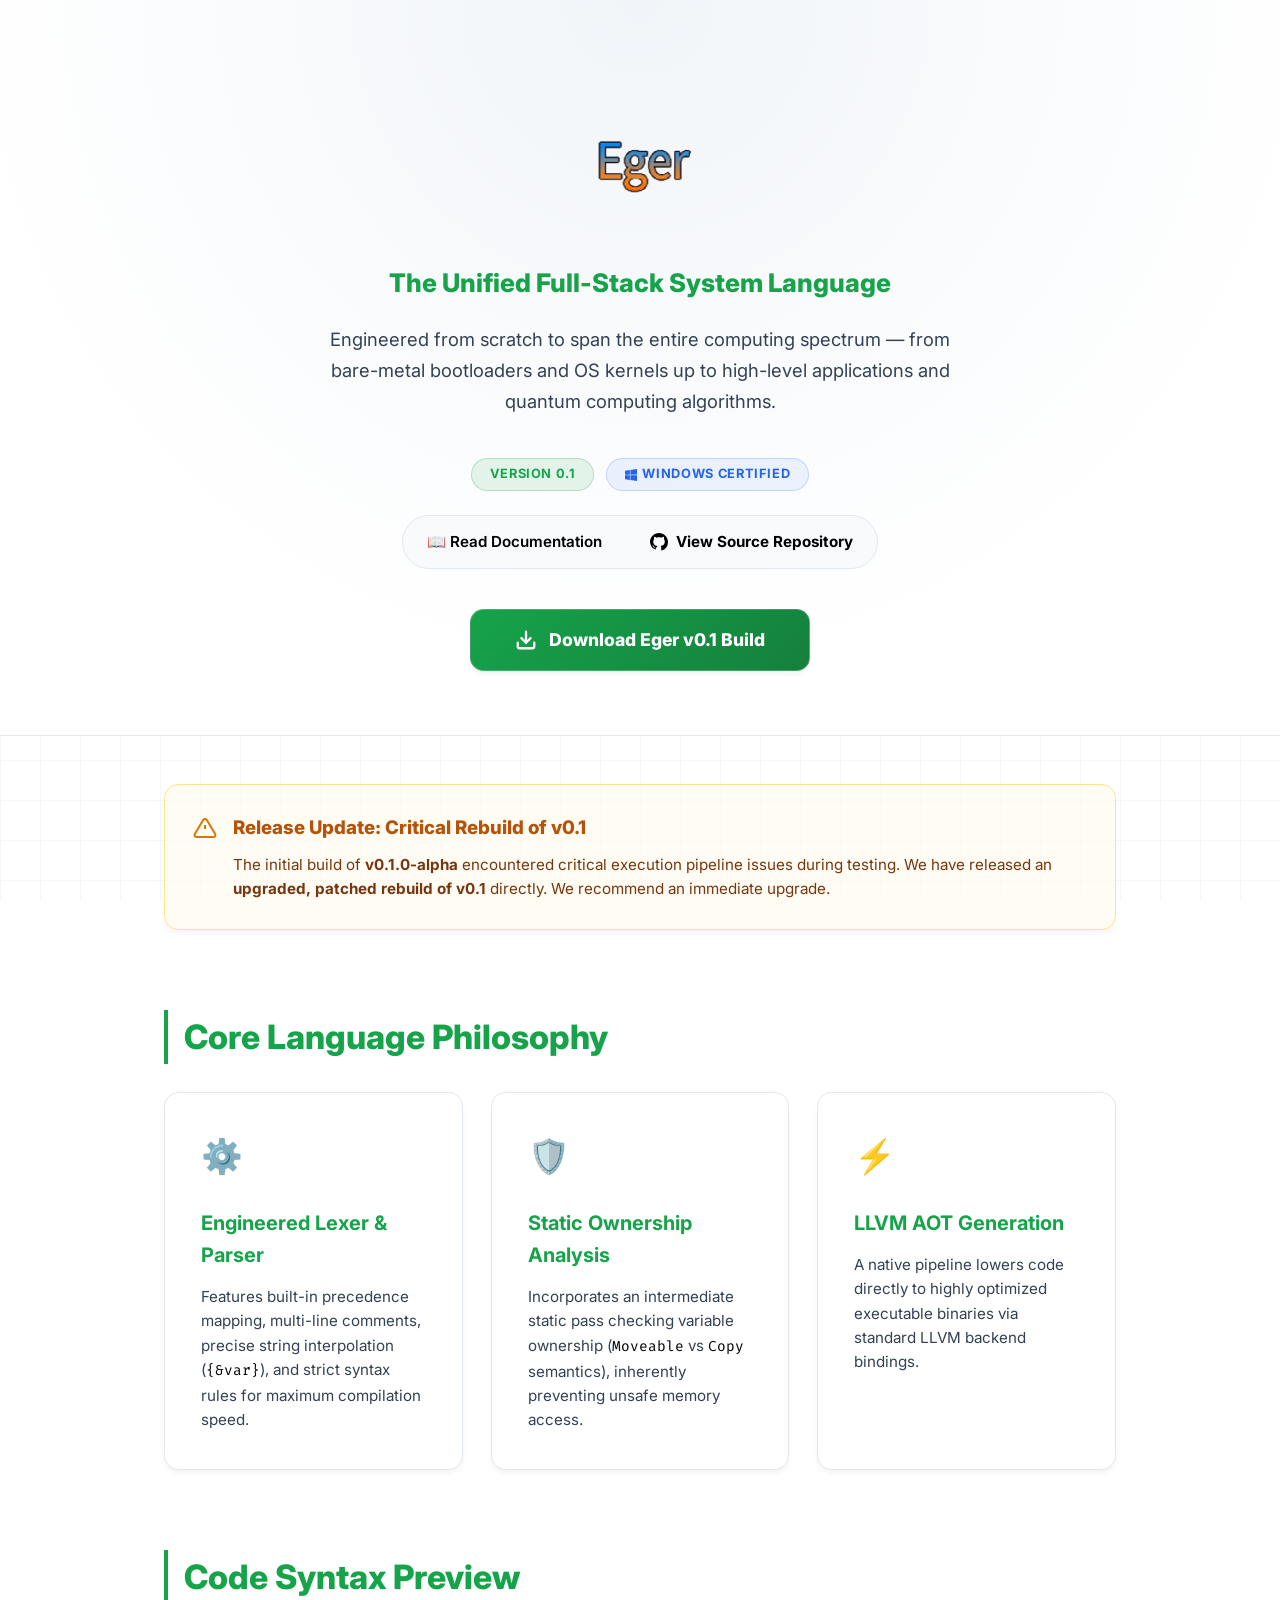
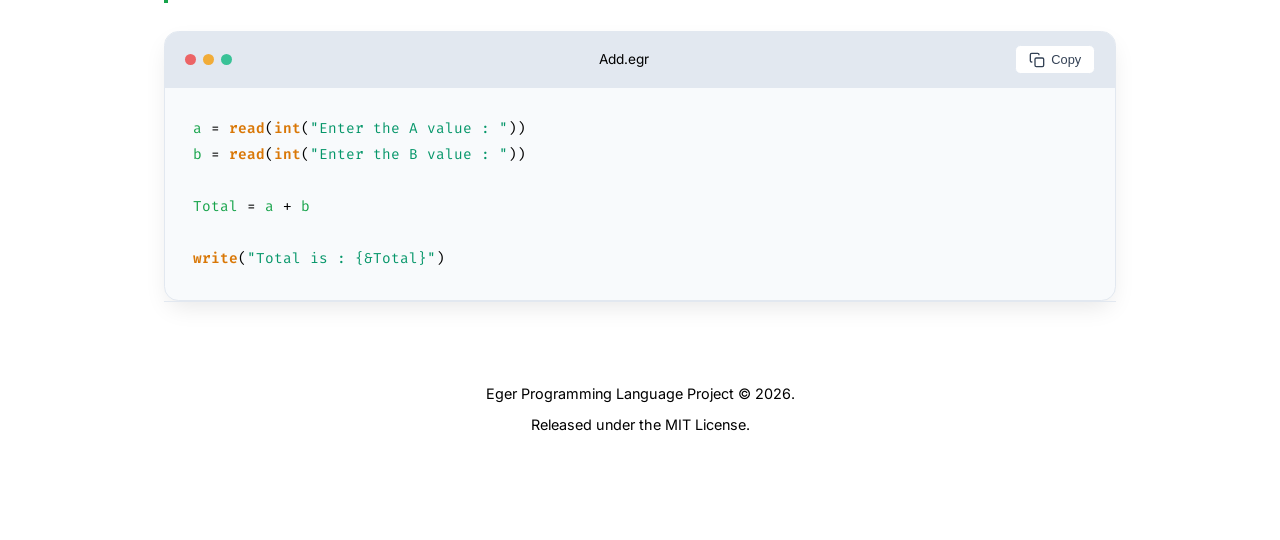
<file: index.html>
<!DOCTYPE html>
<html lang="en">
<head>
    <meta charset="UTF-8">
    <meta name="viewport" content="width=device-width, initial-scale=1.0">
    <title>Eger Programming Language | Simple. Safe. Fast.</title>
    
    <!-- Premium Fonts -->
    <link rel="preconnect" href="https://fonts.googleapis.com">
    <link rel="preconnect" href="https://fonts.gstatic.com" crossorigin>
    <link href="https://fonts.googleapis.com/css2?family=Fira+Code:wght@400;500;600&family=Inter:wght@300;400;500;600;700;800&display=swap" rel="stylesheet">
    
    <!-- External Style Link -->
    <link rel="stylesheet" href="style.css">
    
    <!-- Quick sizing override for larger logo -->
    <style>
        .eger-logo-large {
            max-width: 320px;
            width: 100%;
            height: auto;
            margin-bottom: 1rem;
        }
    </style>
</head>
<body>

    <!-- Header & Hero Section -->
    <header class="hero-container">
        <div class="logo-stack">
            <!-- Enriched & Enlarged Logo -->
            <img src="eger_logo.png" alt="Eger Programming Language Logo" class="eger-logo eger-logo-large">
            <h1 class="hero-subtitle">The Unified Full-Stack System Language</h1>
            <p class="hero-description">Engineered from scratch to span the entire computing spectrum — from bare-metal bootloaders and OS kernels up to high-level applications and quantum computing algorithms.</p>
        </div>

        <div class="header-actions">
            <div class="badge-wrapper">
                <span class="badge">Version 0.1</span>
                <span class="badge win-only">
                    <svg width="12" height="12" viewBox="0 0 88 88" fill="currentColor">
                        <path d="M0 12.402l35.687-4.86.016 34.423-35.67.203zm35.67 33.33l.032 34.487L0 75.334V45.929zm4.239-39.05L88 0v41.229l-48.091.276zm48.091 39.516V88L39.909 81.339v-34.69z"/>
                    </svg>
                    Windows Certified
                </span>
            </div>
            
            <nav class="nav-bar">
                <a href="docs.html" class="nav-link" target="_self">📖 Read Documentation</a>
                <a href="docs.html" class="nav-link github-link" target="_blank" rel="noopener noreferrer">
                    <svg height="18" width="18" viewBox="0 0 16 16" fill="currentColor"><path d="M8 0c4.42 0 8 3.58 8 8a8.013 8.013 0 0 1-5.45 7.59c-.4.08-.55-.17-.55-.38 0-.27.01-1.13.01-2.2 0-.75-.25-1.23-.54-1.48 1.78-.2 3.65-.88 3.65-3.95 0-.88-.31-1.59-.82-2.15.08-.2.36-1.02-.08-2.12 0 0-.67-.22-2.2.82-.64-.18-1.32-.27-2-.27-.68 0-1.36.09-2 .27-1.53-1.03-2.2-.82-2.2-.82-.44 1.1-.16 1.92-.08 2.12-.51.56-.82 1.28-.82 2.15 0 3.06 1.86 3.75 3.64 3.95-.23.2-.44.55-.51 1.07-.46.21-1.61.55-2.33-.66-.15-.24-.6-.83-1.23-.82-.67.01-.27.38.01.53.34.19.73.9.82 1.13.16.45.68.131 1.1.1.4 0 .73-.07.73-.07.01.67.01 1.3.01 1.49 0 .21-.15.45-.55.38A7.995 7.995 0 0 1 0 8c0-4.42 3.58-8 8-8Z"></path></svg>
                    View Source Repository
                </a>
            </nav>

            <div class="cta-container">
                <a href="https://github.com/eger-lang/Eger/releases/download/v0.1/Eger.v0.1.exe" class="btn-primary">
                    <svg width="22" height="22" viewBox="0 0 24 24" fill="none" stroke="currentColor" stroke-width="2.5" stroke-linecap="round" stroke-linejoin="round">
                        <path d="M21 15v4a2 2 0 0 1-2 2H5a2 2 0 0 1-2-2v-4"></path>
                        <polyline points="7 10 12 15 17 10"></polyline>
                        <line x1="12" y1="15" x2="12" y2="3"></line>
                    </svg>
                    Download Eger v0.1 Build
                </a>
            </div>
        </div>
    </header>

    <div class="main-container">
        <!-- Alert Banner -->
        <div class="alert-banner">
            <div class="alert-icon">
                <svg width="24" height="24" viewBox="0 0 24 24" fill="none" stroke="currentColor" stroke-width="2"><path d="M10.29 3.86L1.82 18a2 2 0 0 0 1.71 3h16.94a2 2 0 0 0 1.71-3L13.71 3.86a2 2 0 0 0-3.42 0z"/><line x1="12" y1="9" x2="12" y2="13"/><line x1="12" y1="17" x2="12.01" y2="17"/></svg>
            </div>
            <div class="alert-content">
                <h3>Release Update: Critical Rebuild of v0.1</h3>
                <p>The initial build of <strong>v0.1.0-alpha</strong> encountered critical execution pipeline issues during testing. We have released an <strong>upgraded, patched rebuild of v0.1</strong> directly. We recommend an immediate upgrade.</p>
            </div>
        </div>

        <!-- Architecture Cards -->
        <section class="section-grid-layout">
            <h2 class="section-title">Core Language Philosophy</h2>
            <div class="grid premium-cards">
                <div class="card">
                    <div class="card-icon">⚙️</div>
                    <h3>Engineered Lexer & Parser</h3>
                    <p>Features built-in precedence mapping, multi-line comments, precise string interpolation (<code>{&var}</code>), and strict syntax rules for maximum compilation speed.</p>
                </div>
                <div class="card">
                    <div class="card-icon">🛡️</div>
                    <h3>Static Ownership Analysis</h3>
                    <p>Incorporates an intermediate static pass checking variable ownership (<code>Moveable</code> vs <code>Copy</code> semantics), inherently preventing unsafe memory access.</p>
                </div>
                <div class="card">
                    <div class="card-icon">⚡</div>
                    <h3>LLVM AOT Generation</h3>
                    <p>A native pipeline lowers code directly to highly optimized executable binaries via standard LLVM backend bindings.</p>
                </div>
            </div>
        </section>

        <!-- Code Syntax Preview -->
        <section>
            <h2 class="section-title">Code Syntax Preview</h2>
            <div class="code-container premium-terminal">
                <div class="code-header">
                    <div class="dots"><div class="dot dot-red"></div><div class="dot dot-yellow"></div><div class="dot dot-green"></div></div>
                    <span>Add.egr</span>
                    <button class="copy-button">
                        <svg width="16" height="16" viewBox="0 0 24 24" fill="none" stroke="currentColor" stroke-width="2"><rect x="9" y="9" width="13" height="13" rx="2" ry="2"/><path d="M5 15H4a2 2 0 0 1-2-2V4a2 2 0 0 1 2-2h9a2 2 0 0 1 2 2v1"/></svg>
                        Copy
                    </button>
                </div>
                <pre><code><span class="code-var">a</span> = <span class="code-keyword">read</span>(<span class="code-keyword">int</span>(<span class="code-string">"Enter the A value : "</span>))
<span class="code-var">b</span> = <span class="code-keyword">read</span>(<span class="code-keyword">int</span>(<span class="code-string">"Enter the B value : "</span>))

<span class="code-var">Total</span> = <span class="code-var">a</span> + <span class="code-var">b</span>

<span class="code-keyword">write</span>(<span class="code-string">"Total is : {&Total}"</span>)</code></pre>
            </div>
        </section>

        <!-- Footer -->
        <footer class="premium-footer">
            <p>Eger Programming Language Project &copy; 2026.</p>
            <p>Released under the MIT License.</p>
        </footer>
    </div>

    <script src="script.js"></script>
</body>
</html>
</file>
<file: style.css>
:root {
    --bg-base: #ffffff;
    --bg-surface: #f8fafc;
    --bg-card: #ffffff;
    --card-border: #e2e8f0;
    --card-border-hover: #16a34a;
    --shadow-base: 0 4px 6px -1px rgba(0, 0, 0, 0.05);
    --shadow-lift: 0 10px 25px -5px rgba(0, 0, 0, 0.1);
    
    --text-primary: #000000;
    --text-secondary: #334155;
    
    /* Green Accent Palette */
    --accent: #16a34a; /* Emerald green */
    --accent-glow: rgba(22, 163, 74, 0.15);
    --accent-gradient: linear-gradient(135deg, #16a34a 0%, #15803d 100%);
    --accent-orange: #d97706;
    
    --code-bg: #f8fafc;
    --alert-bg: #fffbeeb0;
    --alert-border: #fde68a;
    --alert-text: #78350f;
    
    --transition: 0.25s cubic-bezier(0.4, 0, 0.2, 1);
}

* { box-sizing: border-box; margin: 0; padding: 0; }

body {
    font-family: 'Inter', -apple-system, BlinkMacSystemFont, sans-serif;
    background-color: var(--bg-base);
    color: var(--text-primary);
    line-height: 1.6;
    overflow-x: hidden;
    /* Subtle background grid */
    background-image: 
        linear-gradient(rgba(0, 0, 0, 0.03) 1px, transparent 1px),
        linear-gradient(90deg, rgba(0, 0, 0, 0.03) 1px, transparent 1px);
    background-size: 40px 40px;
    background-attachment: fixed;
}

/* Force Green Headlines Across Site */
h1, h2, h3, h4, h5, h6, 
.section-title, 
.hero-subtitle, 
.card h3, 
.doc-content h2, 
.doc-content h3, 
.doc-sidebar h4 {
    color: #16a34a !important;
}

/* Base Body & Paragraph Texts */
p, span, li, td, th {
    color: var(--text-primary);
}

.main-container {
    max-width: 1000px;
    margin: 0 auto;
    padding: 1rem 1.5rem 4rem 1.5rem;
}

/* Header & Hero Section */
.hero-container {
    text-align: center;
    padding: 5rem 1rem 4rem 1rem;
    background: radial-gradient(circle at center top, #f1f5f9 0%, var(--bg-base) 70%);
    border-bottom: 1px solid var(--card-border);
    margin-bottom: 2rem;
}

.logo-stack { margin-bottom: 2rem; }

.eger-logo {
    display: block;
    max-width: 260px;
    margin: 0 auto 1.5rem auto;
}

.hero-subtitle {
    font-size: 1.6rem;
    font-weight: 800;
    max-width: 720px;
    margin: 0 auto 1.25rem auto;
}

.hero-description {
    color: var(--text-secondary);
    font-size: 1.15rem;
    max-width: 660px;
    margin: 0 auto 2.5rem auto;
    line-height: 1.7;
}

.header-actions {
    display: flex;
    flex-direction: column;
    align-items: center;
    gap: 1.5rem;
}

.badge-wrapper {
    display: flex;
    justify-content: center;
    gap: 0.75rem;
    flex-wrap: wrap;
}

.badge {
    background: rgba(22, 163, 74, 0.1);
    color: var(--accent);
    border: 1px solid rgba(22, 163, 74, 0.25);
    padding: 0.35rem 1.1rem;
    border-radius: 9999px;
    font-size: 0.8rem;
    font-weight: 700;
    text-transform: uppercase;
    letter-spacing: 0.05em;
}

.badge.win-only {
    background: rgba(37, 99, 235, 0.08);
    color: #2563eb;
    border-color: rgba(37, 99, 235, 0.2);
    display: inline-flex;
    align-items: center;
    gap: 0.35rem;
}

/* Navigation Bar */
nav.nav-bar {
    display: flex;
    justify-content: center;
    gap: 0.5rem;
    border: 1px solid var(--card-border);
    padding: 0.25rem;
    border-radius: 999px;
    background: var(--bg-surface);
}

.nav-link {
    color: var(--text-primary);
    text-decoration: none;
    font-weight: 600;
    font-size: 0.95rem;
    padding: 0.6rem 1.25rem;
    border-radius: 999px;
    transition: var(--transition);
    display: flex;
    align-items: center;
    gap: 0.5rem;
}

.nav-link:hover {
    color: var(--accent);
    background: rgba(22, 163, 74, 0.08);
}

.github-link { color: var(--text-primary); font-weight: 700; }
.github-link:hover { color: var(--accent); background: rgba(22, 163, 74, 0.08); }

/* Download Button */
.cta-container { margin-top: 1rem; }

.btn-primary {
    display: inline-flex;
    align-items: center;
    gap: 0.8rem;
    background: var(--accent-gradient);
    color: #ffffff;
    padding: 1rem 2.75rem;
    border-radius: 0.85rem;
    text-decoration: none;
    font-weight: 800;
    font-size: 1.1rem;
    box-shadow: var(--shadow-base);
    transition: var(--transition);
    border: 1px solid rgba(255, 255, 255, 0.2);
}

.btn-primary:hover {
    transform: translateY(-2px);
    box-shadow: var(--shadow-lift);
}

/* Alert Banner */
.alert-banner {
    background-color: var(--alert-bg);
    border: 1px solid var(--alert-border);
    color: var(--alert-text);
    padding: 1.75rem;
    border-radius: 0.9rem;
    margin: 0rem 0 3.5rem 0;
    display: flex;
    gap: 1rem;
    box-shadow: var(--shadow-base);
    align-items: flex-start;
}

.alert-icon {
    color: var(--accent-orange);
    margin-top: 0.2rem;
    flex-shrink: 0;
}

.alert-content h3 {
    margin-bottom: 0.6rem;
    color: #b45309 !important;
    font-weight: 800;
}

.alert-content p { font-size: 0.95rem; line-height: 1.6; color: var(--alert-text); }

/* Architecture Section */
.section-grid-layout { margin: 5rem 0; }

.section-title {
    font-size: 2.1rem;
    font-weight: 800;
    margin-bottom: 1.75rem;
    border-left: 4px solid var(--accent);
    padding-left: 1rem;
    display: inline-block;
}

.grid {
    display: grid;
    grid-template-columns: repeat(auto-fit, minmax(280px, 1fr));
    gap: 1.75rem;
}

.card {
    background-color: var(--bg-card);
    padding: 2.25rem;
    border-radius: 0.9rem;
    border: 1px solid var(--card-border);
    transition: var(--transition);
    box-shadow: var(--shadow-base);
    position: relative;
    overflow: hidden;
}

.card:hover {
    transform: translateY(-4px);
    border-color: var(--card-border-hover);
    box-shadow: var(--shadow-lift);
}

.card:hover::before {
    content: '';
    position: absolute;
    top: 0; left: 0;
    width: 100%; height: 3px;
    background: var(--accent-gradient);
}

.card-icon {
    font-size: 2.1rem;
    margin-bottom: 1.5rem;
    display: inline-block;
}

.card h3 { margin-bottom: 0.9rem; font-weight: 700; font-size: 1.25rem; }
.card p { color: var(--text-secondary); font-size: 0.95rem; line-height: 1.6; }

/* Code Syntax Preview */
.premium-terminal {
    background-color: var(--code-bg);
    border-radius: 0.9rem;
    border: 1px solid var(--card-border);
    overflow: hidden;
    box-shadow: var(--shadow-lift);
}

.code-header {
    background-color: #e2e8f0;
    padding: 0.8rem 1.25rem;
    border-bottom: 1px solid var(--card-border);
    display: flex;
    justify-content: space-between;
    align-items: center;
    font-size: 0.85rem;
    color: var(--text-primary);
}

.dots { display: flex; gap: 0.45rem; }
.dot { width: 11px; height: 11px; border-radius: 50%; opacity: 0.8; }
.dot-red { background-color: #ef4444; }
.dot-yellow { background-color: #f59e0b; }
.dot-green { background-color: #10b981; }

.copy-button {
    background: #ffffff;
    border: 1px solid var(--card-border);
    color: var(--text-secondary);
    padding: 0.35rem 0.8rem;
    border-radius: 0.35rem;
    font-size: 0.8rem;
    cursor: pointer;
    transition: var(--transition);
    display: flex;
    align-items: center;
    gap: 0.4rem;
}

.copy-button:hover { background: #f1f5f9; color: var(--text-primary); }

pre { padding: 1.75rem; overflow-x: auto; }
code { font-family: 'Fira Code', monospace; font-size: 0.9rem; color: #000000; line-height: 1.8; }

/* Code Syntax Highlighting */
.code-keyword { color: #d97706; font-weight: 600; }
.code-var { color: #16a34a; }
.code-num { color: #b45309; }
.code-string { color: #059669; }
.code-comment { color: #64748b; font-style: italic; }

/* Footer */
.premium-footer {
    text-align: center;
    padding: 5rem 0 2rem 0;
    color: var(--text-secondary);
    border-top: 1px solid var(--card-border);
    font-size: 0.9rem;
}
.premium-footer p { margin-bottom: 0.5rem; }
</file>
